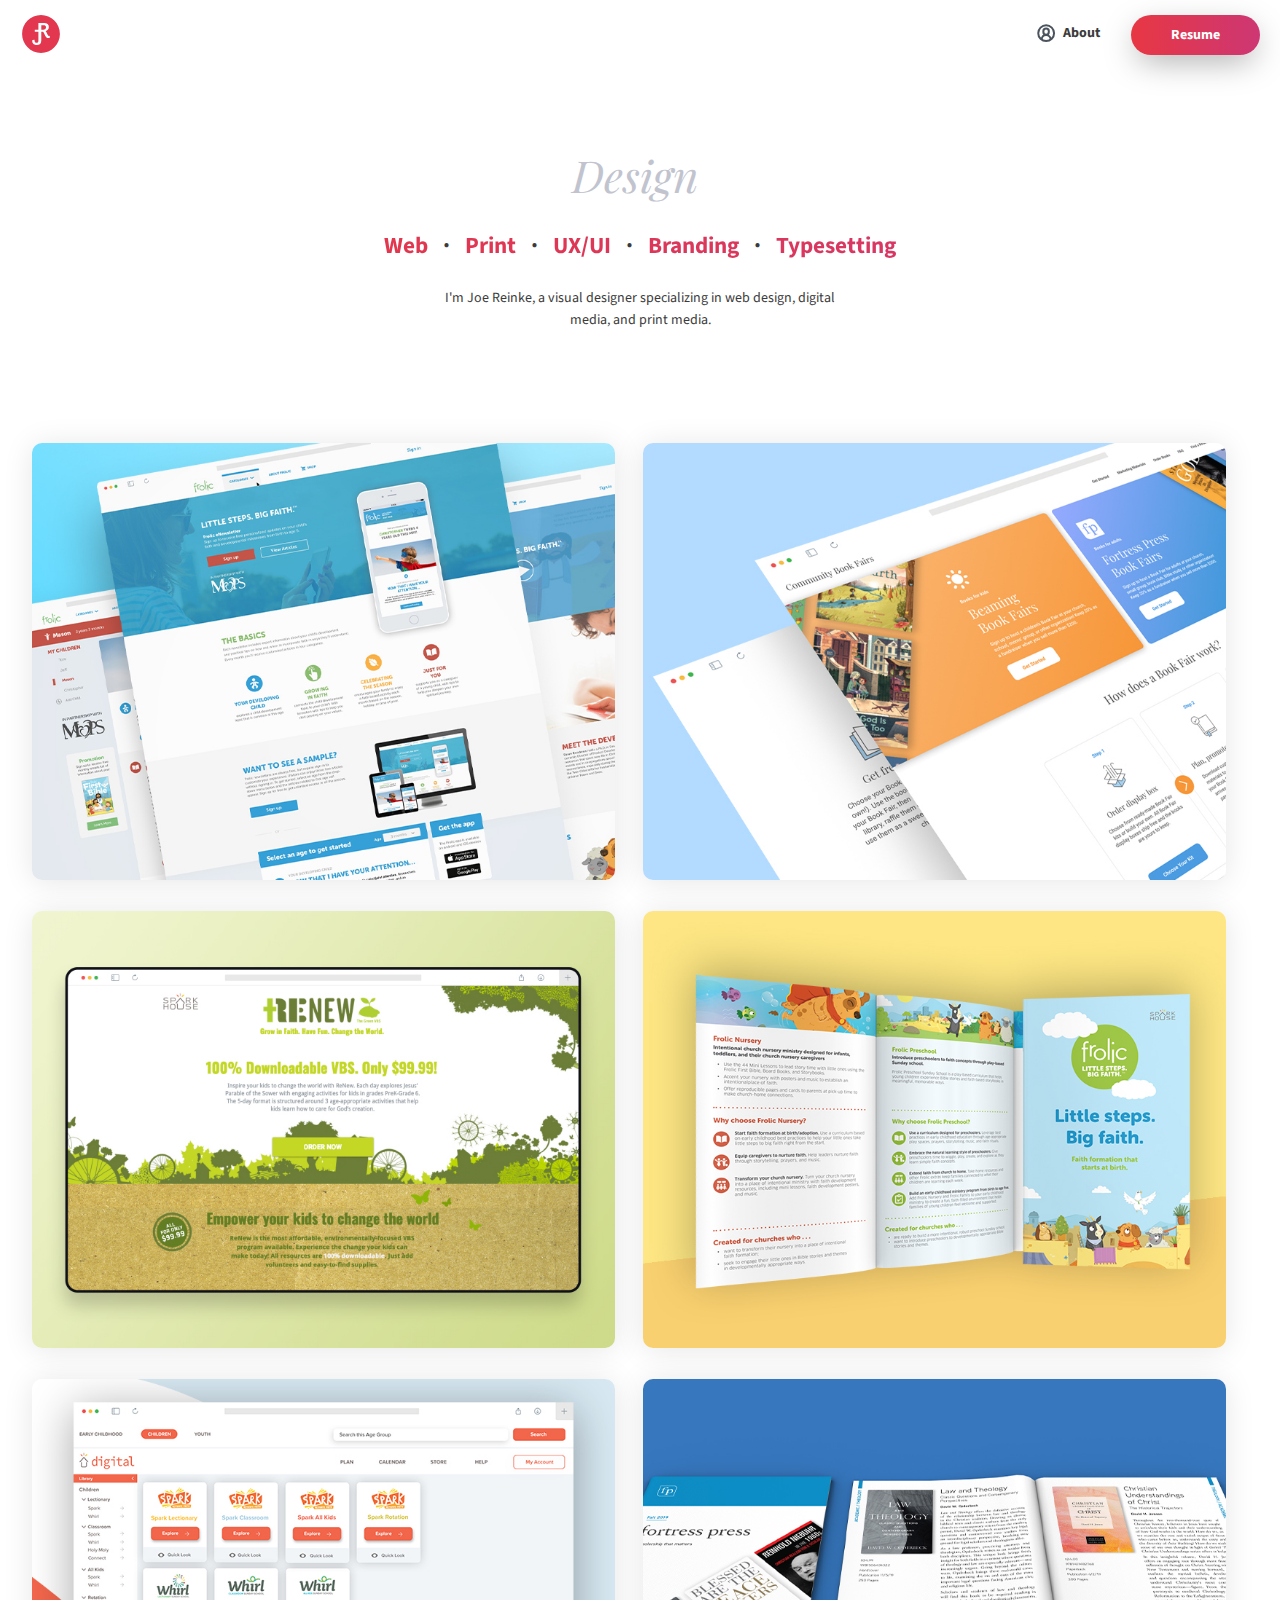
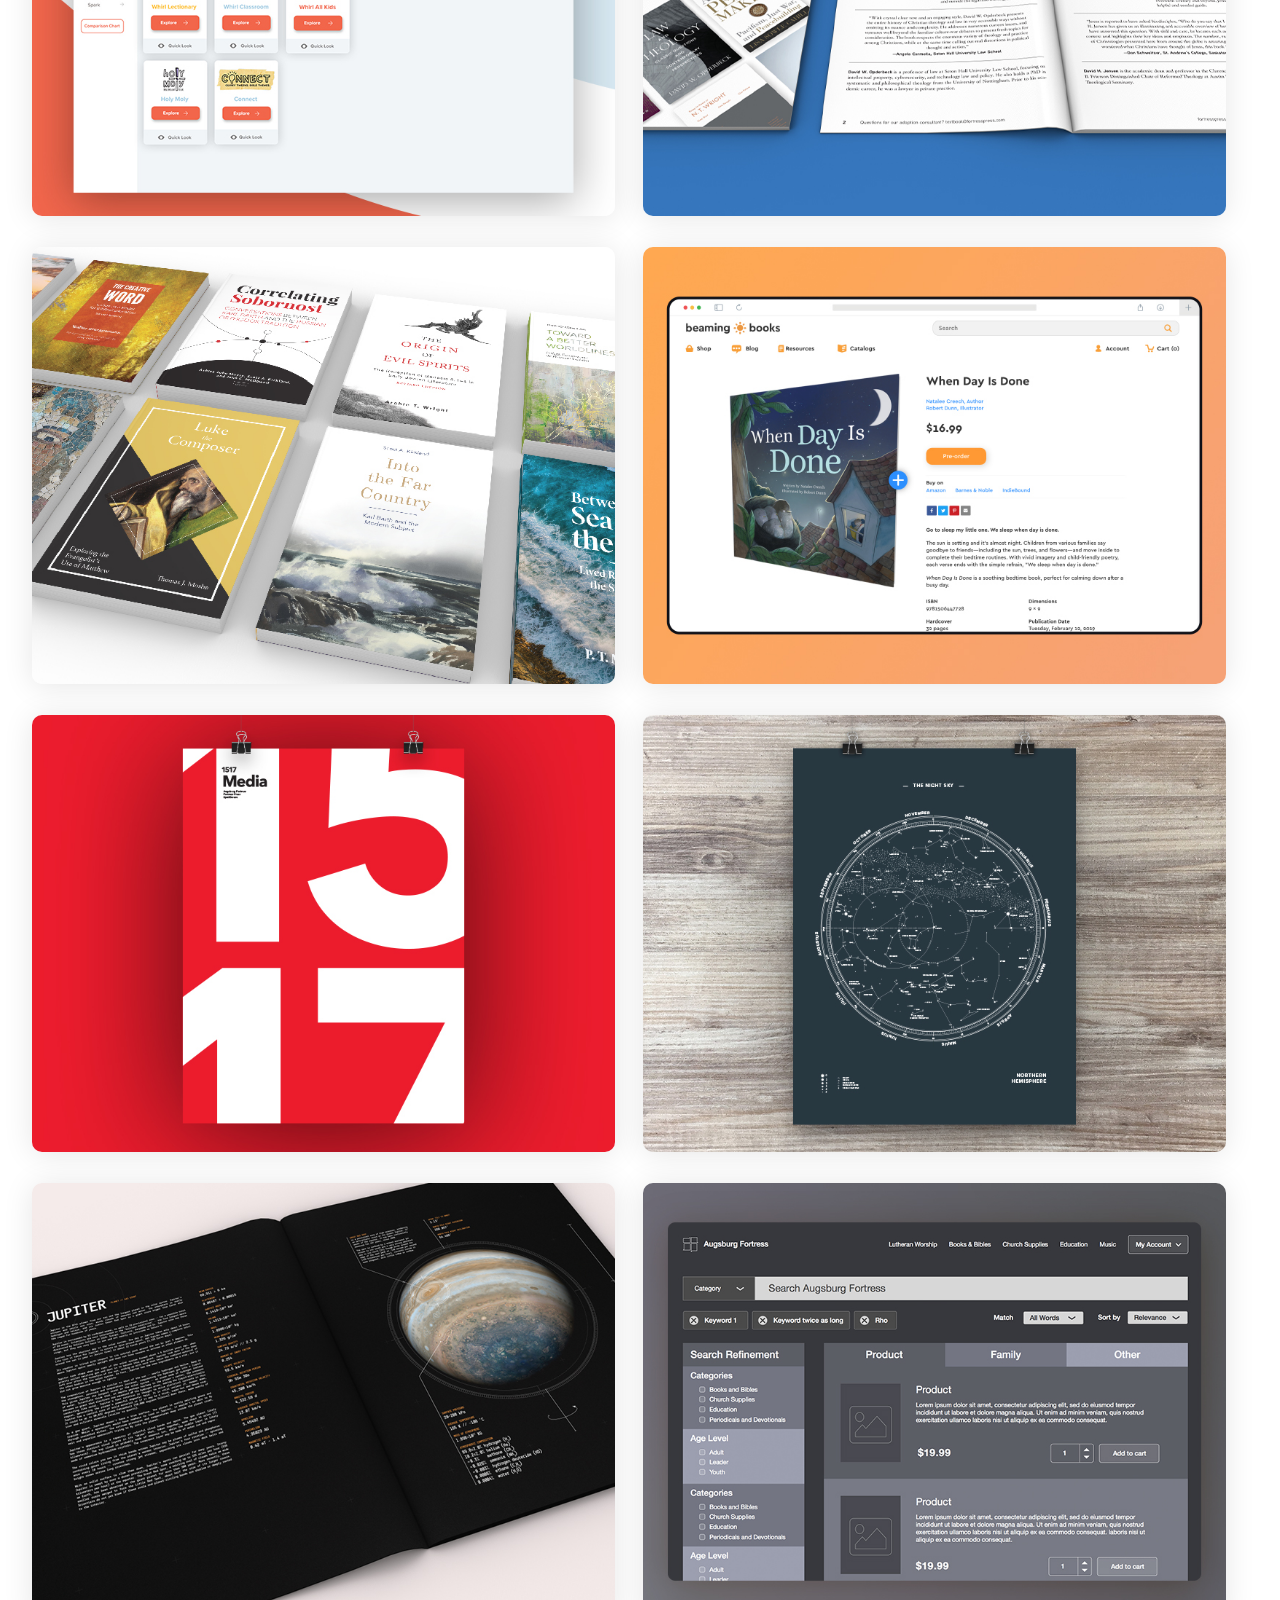
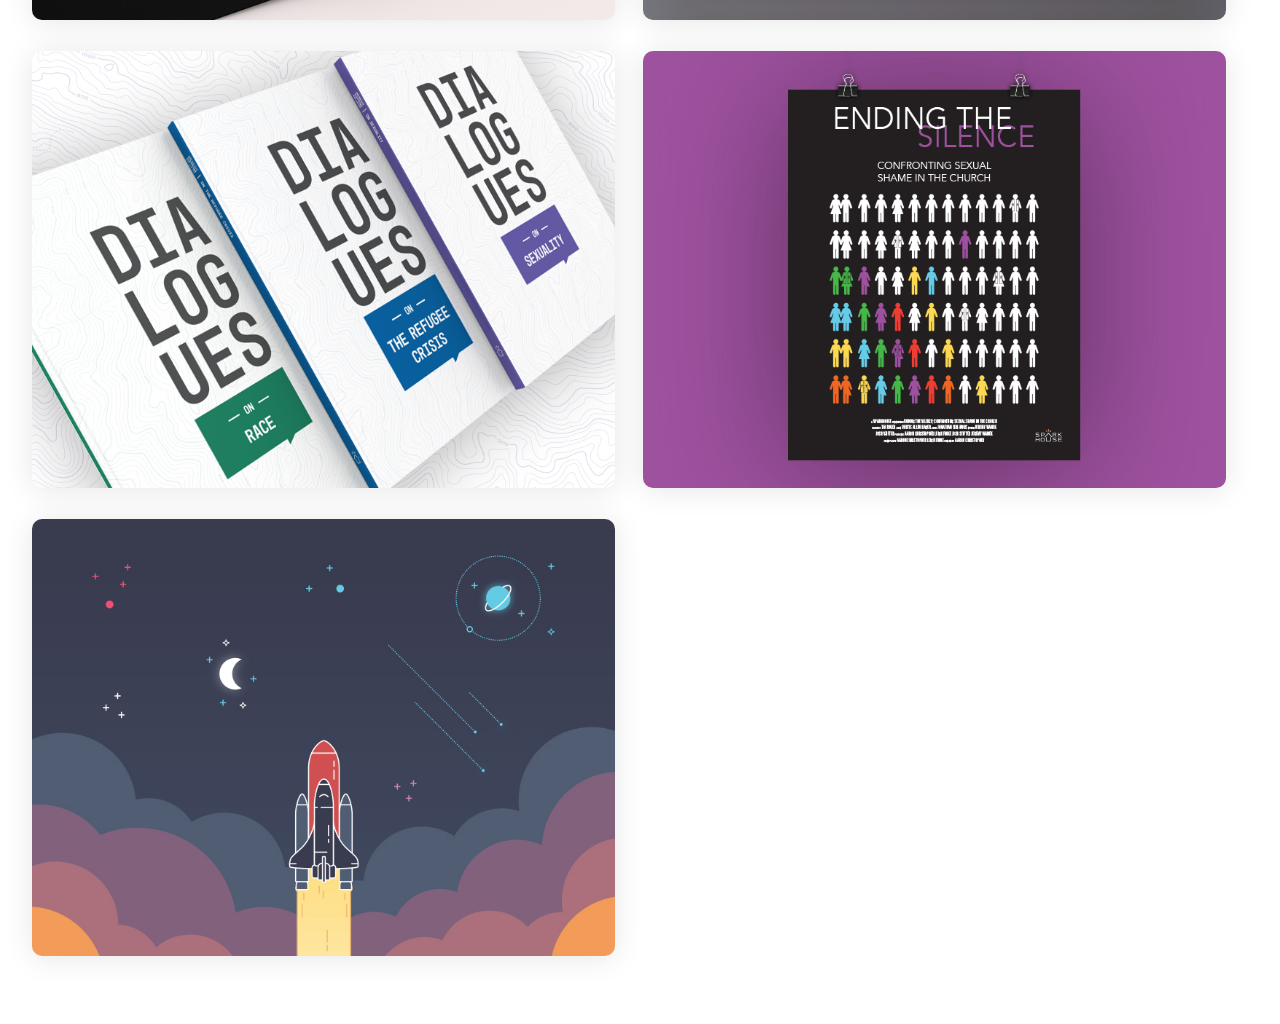
<file: index.html>
<!DOCTYPE html>
<html>
<head>
  <title>Joe Reinke Design</title>
  <meta charset="UTF-8">
  <meta name="viewport" content="width=device-width, initial-scale=1">
  <link rel="stylesheet" type="text/css" href="/css/portfolio.css">
  <link rel="icon" type="image/png" href="/img/jR.png">
  <style type="text/css">
.text--holder {
  display: none;
}
</style>
</head>
<nav>
  <a href="/"><svg version="1.1" id="Logo-Main" xmlns="http://www.w3.org/2000/svg" xmlns:xlink="http://www.w3.org/1999/xlink" x="0px" y="0px"
   viewBox="0 0 85 85" style="width: 48px;enable-background:new 0 0 85 85;" xml:space="preserve" class="logo">
<style type="text/css">
  .st0{fill:none;stroke:#FFFFFF;}
  .st1{fill-rule:evenodd;clip-rule:evenodd;fill:#e93740;fill:url('#logo-gradient');}
</style>
<title>logo</title>
<defs>
  <linearGradient id="logo-gradient"  x1="0%" y1="0%" x2="50%" y2="100%">
            <stop offset="0%" stop-color="#e93740">
                <animate attributeName="stop-color" values="#e93740;  #8e37e9; #4955d8; #37b4e9; #37e9a8; #37b4e9; #4955d8;  #8e37e9; #e93740;" dur="75s" repeatCount="indefinite"></animate>
            </stop>
            <stop offset="0%" stop-color="#e93740">
                <animate attributeName="stop-color" values="#e93740;  #8e37e9; #4955d8; #37b4e9; #37e9a8; #37b4e9; #4955d8;  #8e37e9; #e93740;" dur="75s" repeatCount="indefinite"></animate>
            </stop>

      </linearGradient>
  </defs>
<g id="Page-1">
  <g id="Portfolio-Home" transform="translate(-20.000000, -33.000000)">
    <g id="logo" transform="translate(29.000000, 42.000000)">
      <g id="Oval">
        <g>
          <circle class="st0" cx="33.5" cy="33.5" r="33.5"/>
        </g>
      </g>
      <g id="logo">
        <path id="Combined-Shape" class="st1" d="M33.5,67C15,67,0,52,0,33.5S15,0,33.5,0S67,15,67,33.5S52,67,33.5,67z M43.6,31.1
          c-0.4-0.8-1.1-1.9-1.9-2.6c2.9-0.6,5.8-3,5.8-7.2c0-4.8-3.4-7.3-8.3-7.3H28.9v11.8h-6.4v3.7h6.4v11.2v4.8c0,2.4-1,3.7-3,3.7
          c-2.6,0-4.5-2.1-3.7-5.5l-3.9,0.5C16.9,49.4,20.5,53,26,53c5.2,0,8-3.2,8-8.2v-4.1V29.5h2.3c2,0,3.1,3.5,4,5.8
          c1.6,3.7,3.1,5.5,6.3,5.5c0.9,0,2.4-0.2,2.4-0.2v-3.8c0,0-0.5,0.1-1,0.1C45.5,36.9,44.6,33.3,43.6,31.1z"/>
      </g>
      <path id="Path" class="st1" d="M34,25.8v-8h4.5c2,0,3.8,0.9,3.8,3.8c0,3.5-2.6,4.2-4.6,4.2H34z"/>
    </g>
  </g>
</g>
</svg></a>
  <div class="center--nav">
    <ul>
      <!--<li class="leftnav"><a href="/"><div class="nav--design"></div><p>Design</p></a></li>
      <li class="leftnav"><a href="/photo"><div class="nav--photo"></div><p>Photography</p></a></li>-->
      <li class="rightnav"><a href="/about"><div class="nav--about"></div><p>About</p></a></li>
    </ul>
  </div>
<a class="resume-link" href="/pdf/Resume.pdf" target="_blank">
  <div class="resume">
  <p>Resume</p>
</div></a>
</nav>



<body>
<div class="intro">
  <h2 class="serif">Design</h2>
  <h3>Web &nbsp; <span class="grey">&middot;</span> &nbsp; Print &nbsp; <span class="grey">&middot;</span> &nbsp; UX/UI &nbsp; <span class="grey">&middot;</span> &nbsp; Branding &nbsp; <span class="grey">&middot;</span> &nbsp; Typesetting</h3>
  <p style="max-width: 400px; margin: 0 auto 50px auto;">I'm Joe Reinke, a visual designer specializing in web design, digital media, and print media.</p>
  <!--<div class="button"><p>Explore my work<p></div>-->
</div>


<div class="work--ctn">

  <div class="work">
  <img src="/img/Frolic_Newsletter.jpg" />
  <div class="text--holder">
    <h4 style="margin: 5px;">Frolic Electronic Newsletter Website Design</h4>
  </div>
  </div>


  <div class="work">
  <img src="/img/CBF.jpg" />
  <div class="text--holder">
    <h4 style="margin: 5px;">Community Book Fairs Website Design (discontinued)</h4>
  </div>
  </div>

  <div class="work">
  <img src="/img/Renew.jpg" />
  <div class="text--holder">
    <h4 style="margin: 5px;">Renew Landing Page Design</h4>
  </div>
  </div>

  <div class="work">
  <img src="/img/frolic-mailer.jpg" />
  <div class="text--holder">
    <h4 style="margin: 5px;">Frolic Trifold Brochure Design</h4>
  </div>
  </div>


  <div class="work">
    <img src="/img/SHD.jpg" />
    <div class="text--holder">
      <h4 style="margin: 5px;">Sparkhouse Digital Website Design</h4>
    </div>
  </div>

  <div class="work">
    <img src="/img/catalogs.jpg" />
    <div class="text--holder">
      <h4 style="margin: 5px;">Fortress Press Seasonal Catalog Design and Typesetting</h4>
    </div>
  </div>

  <div class="work">
  <img src="/img/bookcovers.jpg" />
  <div class="text--holder">
    <h4 style="margin: 5px;">Fortress Press Trade and Academic Book Cover Designs</h4>
  </div>
  </div>

  <div class="work">
  <img src="/img/bb.jpg" />
  <div class="text--holder">
    <h4 style="margin: 5px;">Beaming Books Website Design</h4>
  </div>
  </div>

  <div class="work">
  <img src="/img/1517_Poster.jpg" />
  <div class="text--holder">
    <h4 style="margin: 5px;">1517 Media Brand Posters</h4>
  </div>
  </div>

  <div class="work">
  <img src="/img/Star_chart.jpg" />
  <div class="text--holder">
    <h4 style="margin: 5px;">High Fidelity Star Chart Design</h4>
  </div>
  </div>

  <div class="work">
  <img src="/img/Astra.jpg" />
  <div class="text--holder">
    <h4 style="margin: 5px;">A Guide to the Solar System Book Design</h4>
  </div>
  </div>

  <div class="work">
  <img src="/img/afwires--preview.jpg" />
  <div class="text--holder">
    <h4 style="margin: 5px;">Augsburg Fortress E-Commerce Website Wireframes</h4>
  </div>
  </div>

  <div class="work">
  <img src="/img/Dialogues.jpg" />
  <div class="text--holder">
    <h4 style="margin: 5px;">Dialogues On Curriculum Design and Typesetting</h4>
  </div>
  </div>

  <div class="work">
  <img src="/img/Poster1.jpg" />
  <div class="text--holder">
    <h4 style="margin: 5px;">Ending the Silence Movie Poster</h4>
  </div>
  </div>

  <div class="work">
  <img src="/img/spaceship.jpg" />
  <div class="text--holder">
    <h4 style="margin: 5px;">Vector Artwork</h4>
  </div>
  </div>


  </div>


</body>
</html>
</file>
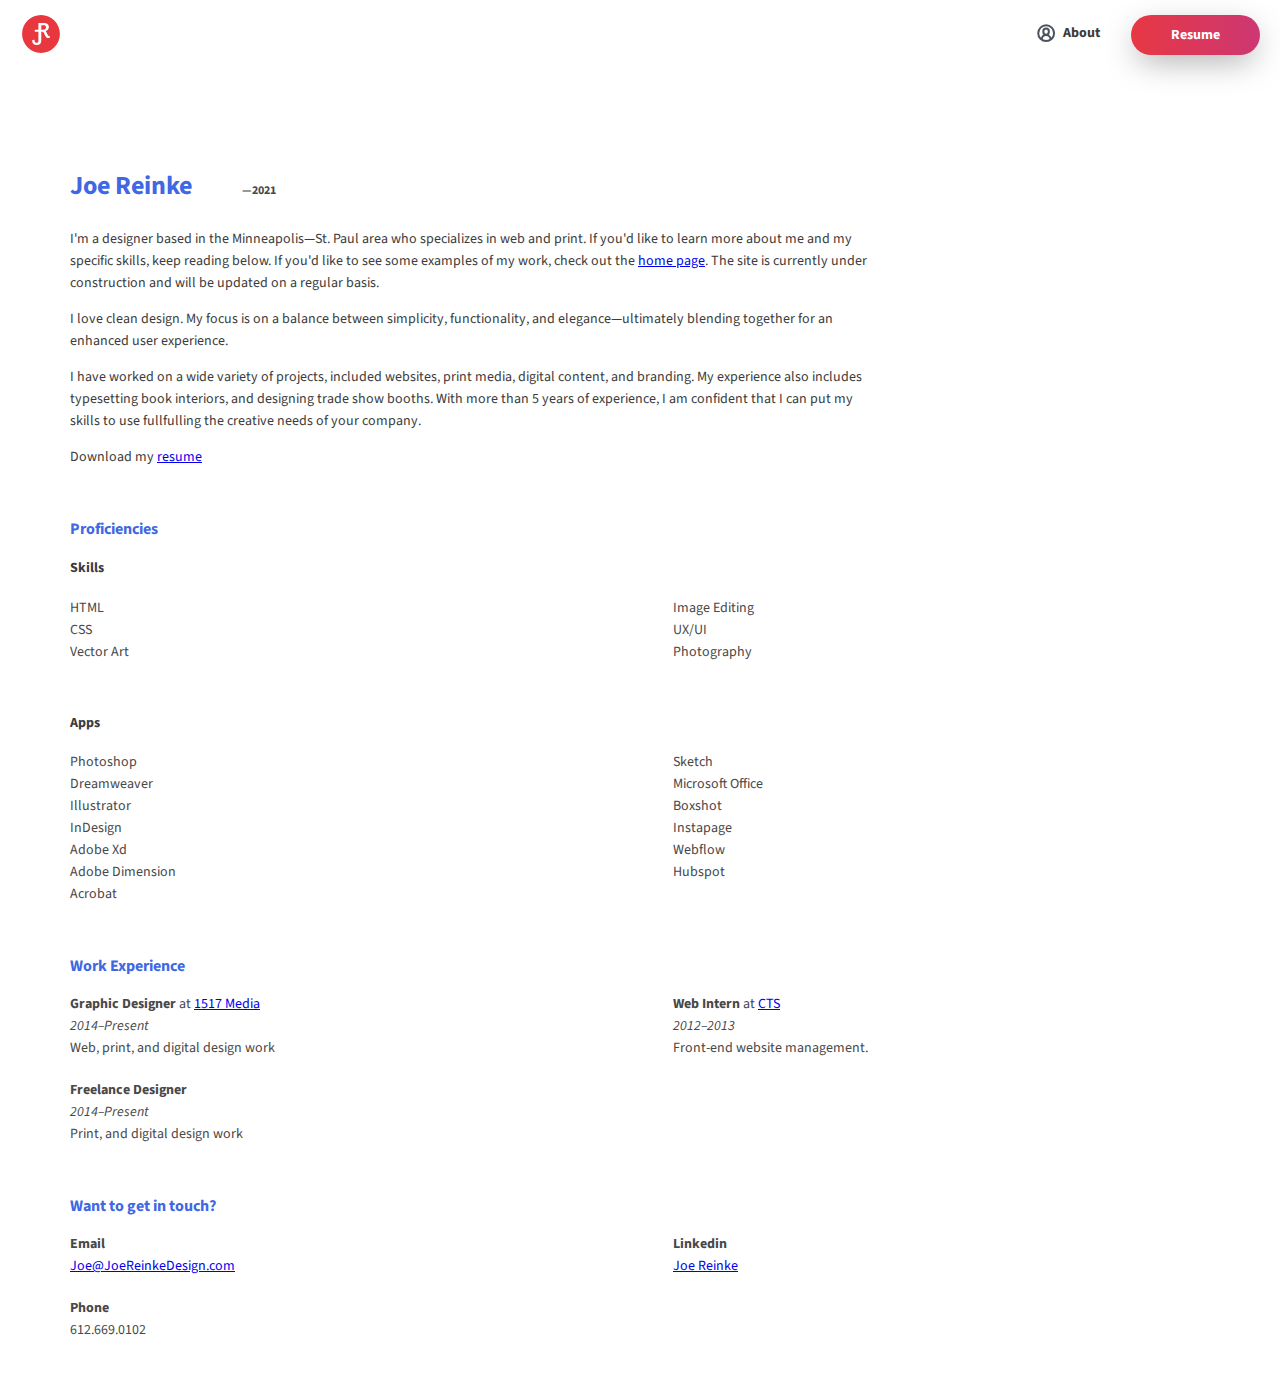
<file: about/index.html>
<!doctype html>
<head>
  <title>Joe Reinke Design</title>
  <meta charset="UTF-8">
  <link rel="stylesheet" type="text/css" href="/css/portfolio.css">

  <link rel="icon" type="image/png" href="/img/jR.png">
</head>
<nav>
  <a href="/"><svg version="1.1" id="Logo-Main" xmlns="http://www.w3.org/2000/svg" xmlns:xlink="http://www.w3.org/1999/xlink" x="0px" y="0px"
   viewBox="0 0 85 85" style="enable-background:new 0 0 85 85;" xml:space="preserve" class="logo">
<style type="text/css">
  .st0{fill:none;stroke:#FFFFFF;}
  .st1{fill-rule:evenodd;clip-rule:evenodd;fill:#e93740;}
</style>
<title>logo</title>
<defs>
  <linearGradient id="logo-gradient"  x1="0%" y1="0%" x2="50%" y2="100%">
            <stop offset="0%" stop-color="#37E9A8">
                <animate attributeName="stop-color" values="#37E9A8;  #4955D8; #e8565d; #4955D8; #37e9a8; #4955D8;  #37E9A8" dur="45s" repeatCount="indefinite"></animate>
            </stop>

            <stop offset="100%" stop-color="#37B4E9">
                <animate attributeName="stop-color" values="#37B4E9;  #8E37E9; #f6c149; #8E37E9;#37b4e9; #8E37E9;  #37B4E9" dur="45s" repeatCount="indefinite"></animate>
            </stop>
      </linearGradient>
  </defs>
<g id="Page-1">
  <g id="Portfolio-Home" transform="translate(-20.000000, -33.000000)">
    <g id="logo" transform="translate(29.000000, 42.000000)">
      <g id="Oval">
        <g>
          <circle class="st0" cx="33.5" cy="33.5" r="33.5"/>
        </g>
      </g>
      <g id="logo">
        <path id="Combined-Shape" class="st1" d="M33.5,67C15,67,0,52,0,33.5S15,0,33.5,0S67,15,67,33.5S52,67,33.5,67z M43.6,31.1
          c-0.4-0.8-1.1-1.9-1.9-2.6c2.9-0.6,5.8-3,5.8-7.2c0-4.8-3.4-7.3-8.3-7.3H28.9v11.8h-6.4v3.7h6.4v11.2v4.8c0,2.4-1,3.7-3,3.7
          c-2.6,0-4.5-2.1-3.7-5.5l-3.9,0.5C16.9,49.4,20.5,53,26,53c5.2,0,8-3.2,8-8.2v-4.1V29.5h2.3c2,0,3.1,3.5,4,5.8
          c1.6,3.7,3.1,5.5,6.3,5.5c0.9,0,2.4-0.2,2.4-0.2v-3.8c0,0-0.5,0.1-1,0.1C45.5,36.9,44.6,33.3,43.6,31.1z"/>
      </g>
      <path id="Path" class="st1" d="M34,25.8v-8h4.5c2,0,3.8,0.9,3.8,3.8c0,3.5-2.6,4.2-4.6,4.2H34z"/>
    </g>
  </g>
</g>
</svg></a>

  <div class="center--nav">
    <ul>
      <!--<li class="leftnav"><a href="/"><div class="nav--design"></div><p>Design</p></a></li>
      <li class="leftnav"><a href="/photo"><div class="nav--photo"></div><p>Photography</p></a></li>-->
      <li class="rightnav"><a href="/about"><div class="nav--about"></div><p>About</p></a></li>
    </ul>
  </div>



<a class="resume-link" href="/pdf/Resume.pdf" target="_blank">
  <div class="resume">
  <p>Resume</p>
</div></a>

</nav>

<body>

  <div class="work--ctn">

  <div class="text--body">
    <h2 style="display: inline-block; font-size: 26px;">Joe Reinke</h2><p class="top--text--last">&mdash;2021</p>
    <!--<h2>Joe&rsquo;s</h2>-->
    <!--<h1>Design / <br />Portfolio</h1>-->
    <p style="max-width: 800px;">I'm a designer based in the Minneapolis&mdash;St. Paul area who specializes in web and print.  If you'd like to learn more about me and my specific skills, keep reading below.  If you'd like to see some examples of my work, check out the <a href="/">home page</a>. The site is currently under construction and will be updated on a regular basis.</p>
    <p style="max-width: 800px;">I love clean design. My focus is on a balance between simplicity, functionality, and elegance—ultimately blending together for an enhanced user experience.</p>

    <p style="max-width: 800px;">I have worked on a wide variety of projects, included websites, print media, digital content, and branding. My experience also includes typesetting book interiors, and designing trade show booths.  With more than 5 years of experience, I am confident that I can put my skills to use fullfulling the creative needs of your company.</p>
      <p style="margin-bottom: 50px; max-width: 800px;">Download my <a href="/pdf/Resume.pdf" target="_blank">resume</a></p>

    <h3>Proficiencies</h3>
    <h4>Skills</h4>
    <ul>
      <li>HTML</li>
      <li>CSS</li>
      <li>Vector Art</li>
      <li>Image Editing</li>
      <li>UX/UI</li>
      <li>Photography</li>
    </ul>

    <h4>Apps</h4>
    <ul>
      <li>Photoshop</li>
      <li>Dreamweaver</li>
      <li>Illustrator</li>
      <li>InDesign</li>
      <li>Adobe Xd</li>
      <li>Adobe Dimension</li>
      <li>Acrobat</li>
      <li>Sketch</li>
      <li>Microsoft Office</li>
      <li>Boxshot</li>
      <li>Instapage</li>
      <li>Webflow</li>
      <li>Hubspot</li>
    </ul>

    <h3>Work Experience</h3>
    <ul>
      <li style="margin-bottom: 20px;"><span class="bold" style="margin-bottom: 10px">Graphic Designer</span> at <a href="https://1517.media" target="_blank" title="1517 Media">1517 Media</a> <br /><span class="italic">2014&ndash;Present</span><br />
        Web, print, and digital design work
      </li>

      <li style="margin-bottom: 20px;"><span class="bold" style="margin-bottom: 10px">Freelance Designer</span> <br /><span class="italic">2014&ndash;Present</span><br />
        Print, and digital design work
      </li>

      <li style="margin-bottom: 20px;"><span class="bold" style="margin-bottom: 10px">Web Intern</span> at <a href="http://www.cts.umn.edu/" target="_blank" title="Center for transportation Studies">CTS</a><br /><span class="italic">2012&ndash;2013</span><br />
        Front-end website management.
      </li>
    </ul>

    <h3 id="contact" >Want to get in touch?</h3>
    <ul>
      <li style="margin-bottom:20px;"><span class="bold">Email</span><br /><a href="mailto:Joe@JoeReinkeDesign.com">Joe@JoeReinkeDesign.com</a></li>
      <li style="margin-bottom:20px;"><span class="bold">Phone</span><br />612.669.0102</li>
      <li style="margin-bottom:20px;"><span class="bold">Linkedin</span><br /><a href="https://www.linkedin.com/in/joe-reinke-58792541/" target="_blank">Joe Reinke</a></li>
    </ul>

    <!--<div class="app--ctn">
      <div><div class="app app--ps">Ps</div><p class="app--list">Photoshop</p></div>
      <div><div class="app app--dw">Dw</div><p class="app--list">Dreamweaver</p></div>
    </div>
    <div class="app--ctn">
      <div><div class="app app--ai">Ai</div><p class="app--list">Illustrator</p></div>
      <div><div class="app app--id" style="margin-bottom 0;">Id</div><p class="app--list">InDesign</p></div>
    </div>
    <div class="app--ctn">
      <div><div class="sketch"></div><p class="app--list">Sketch</p></div>
      <div><div class="msw"></div><p class="app--list">Microsoft Word</p></div>
    </div>
    <div class="app--ctn">
      <div><div class="msp"></div><p class="app--list">Microsoft PowerPoint</p></div>
      <div><div class="msx"></div><p class="app--list">Microsoft Excel</p></div>
    </div>-->
  </div>
</div>

</body>
</file>
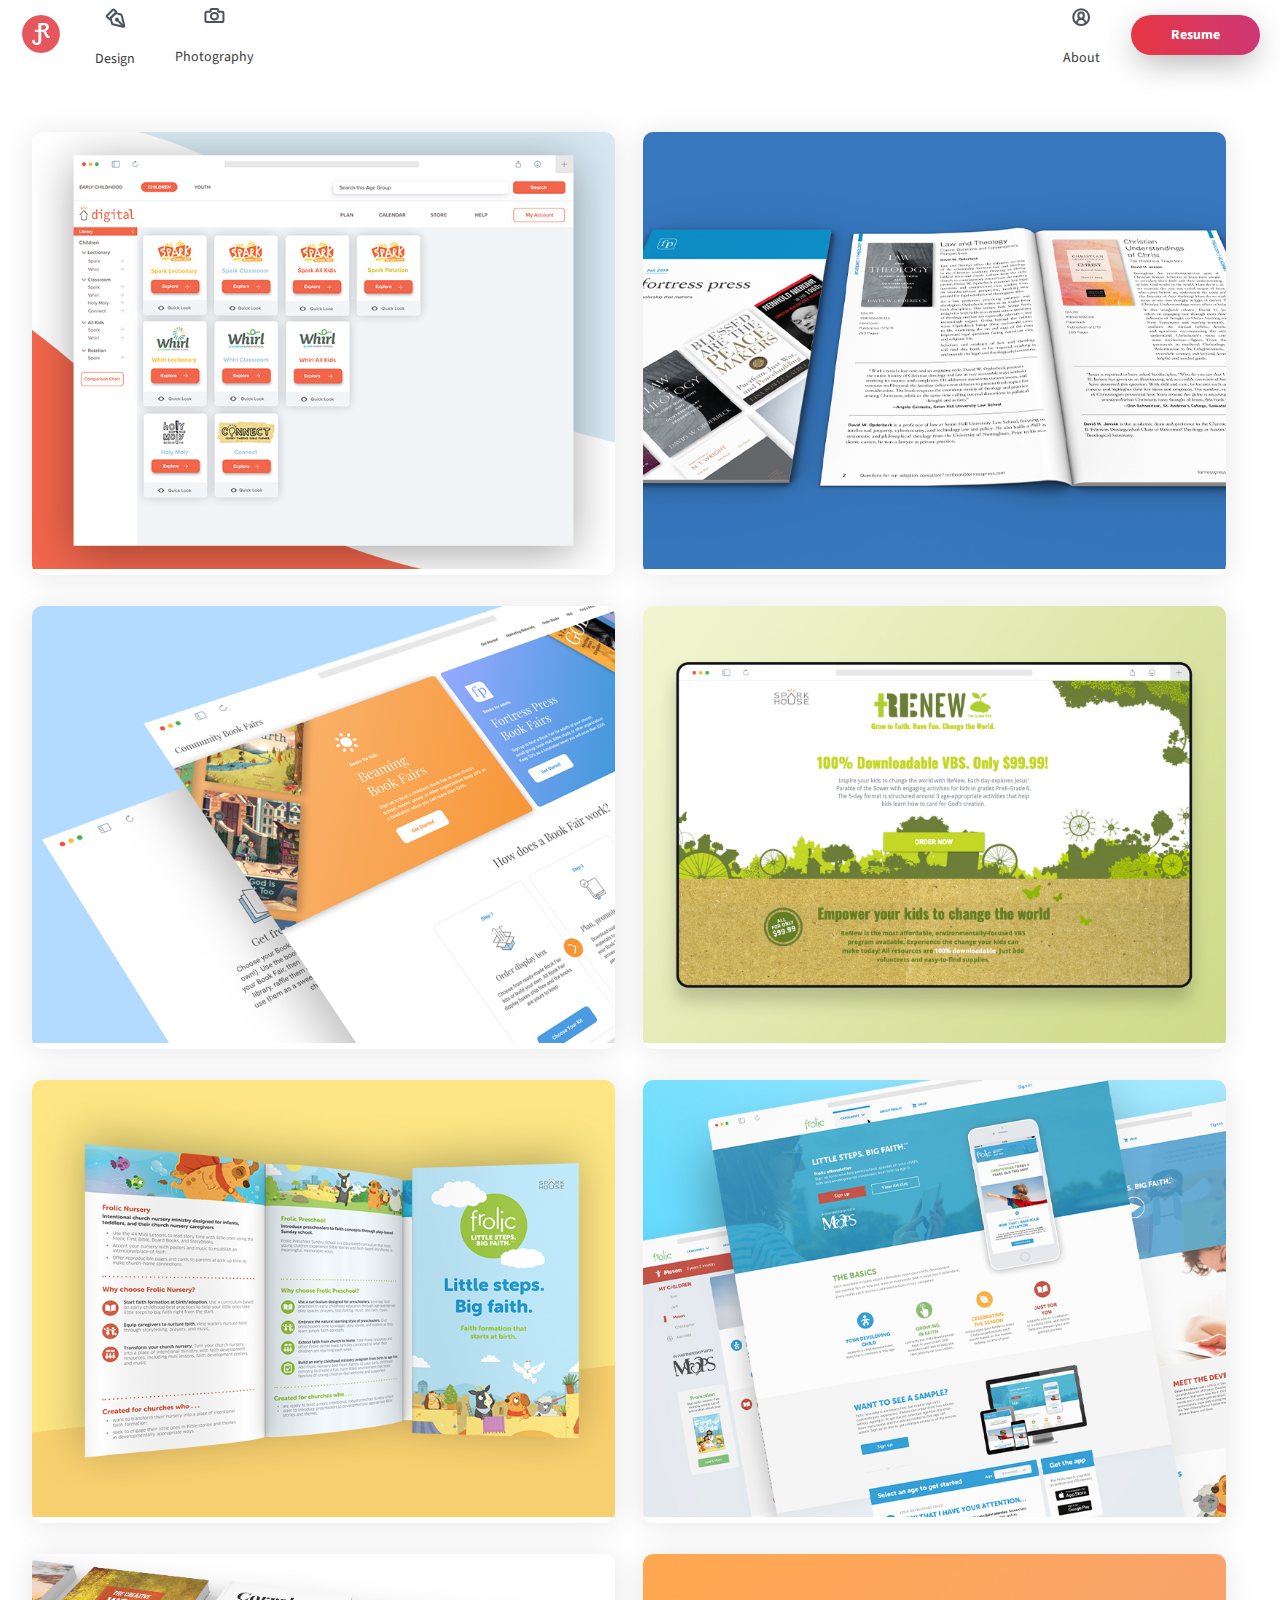
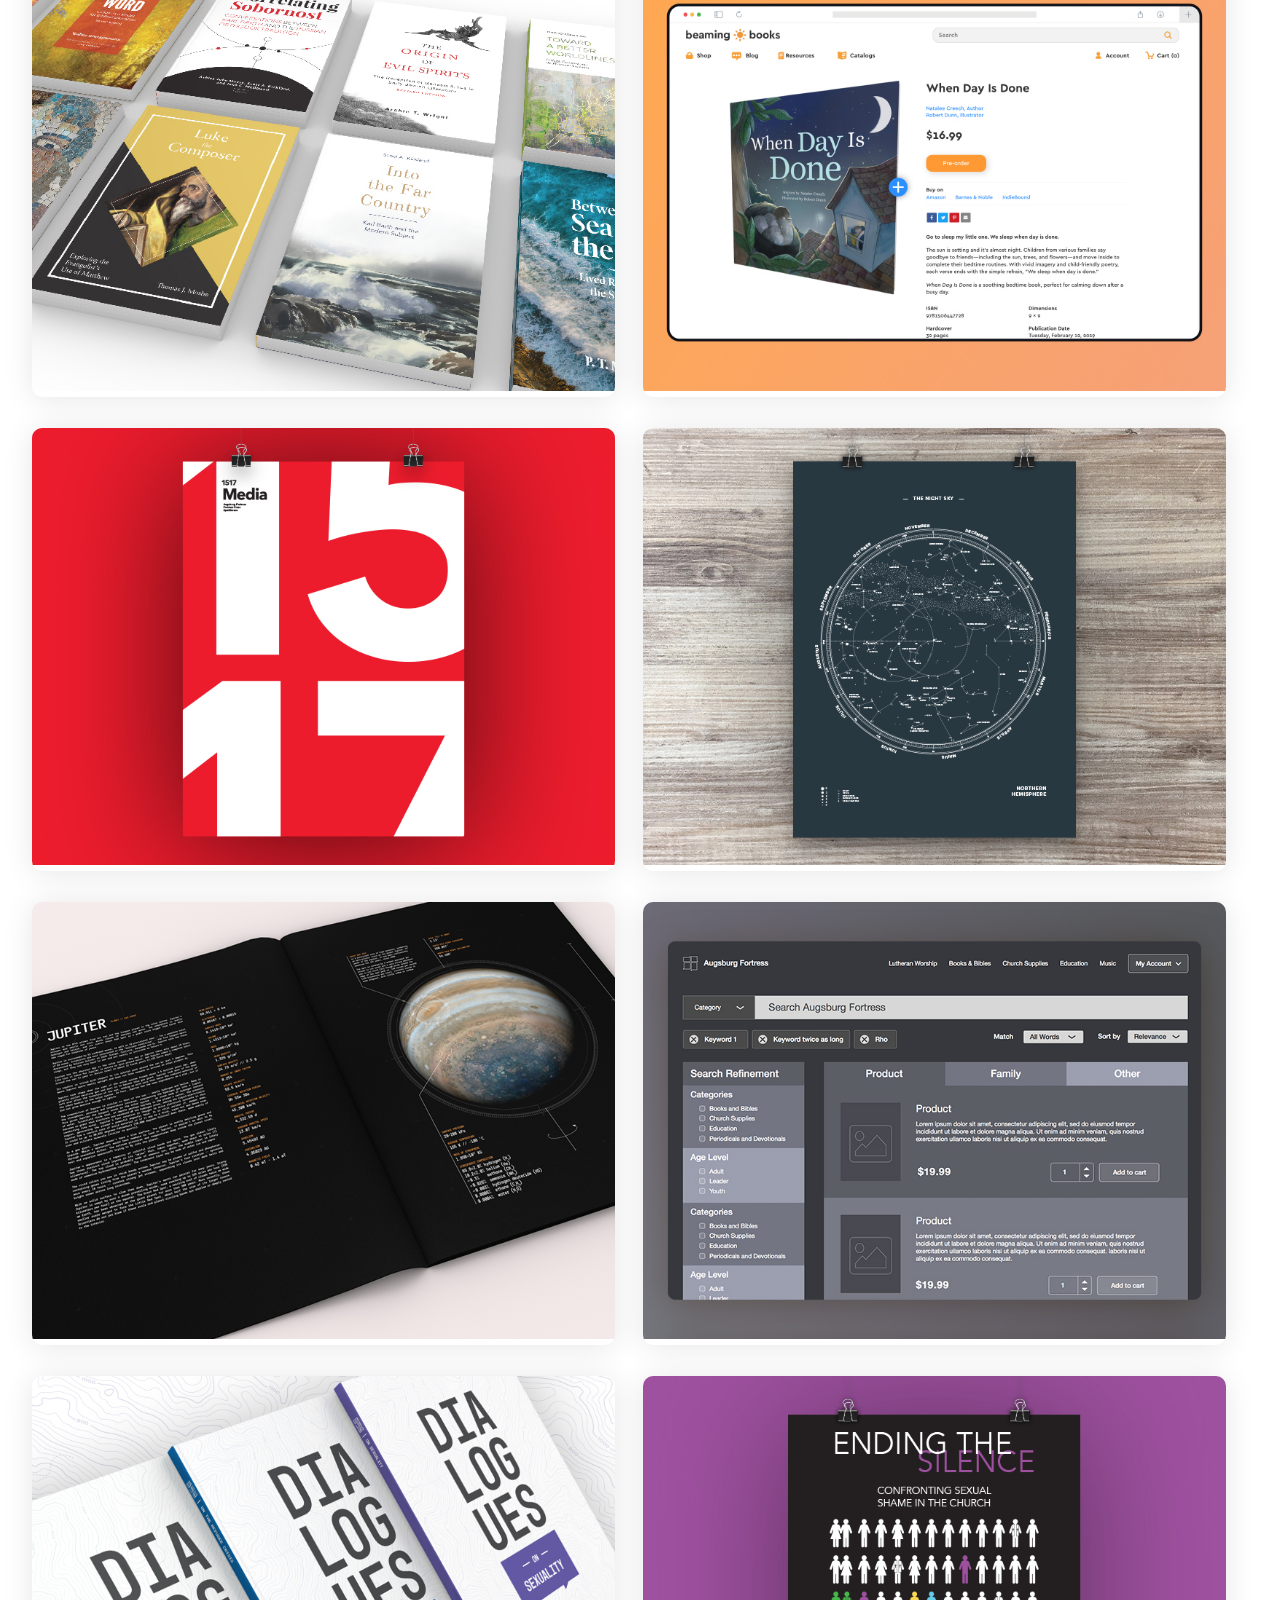
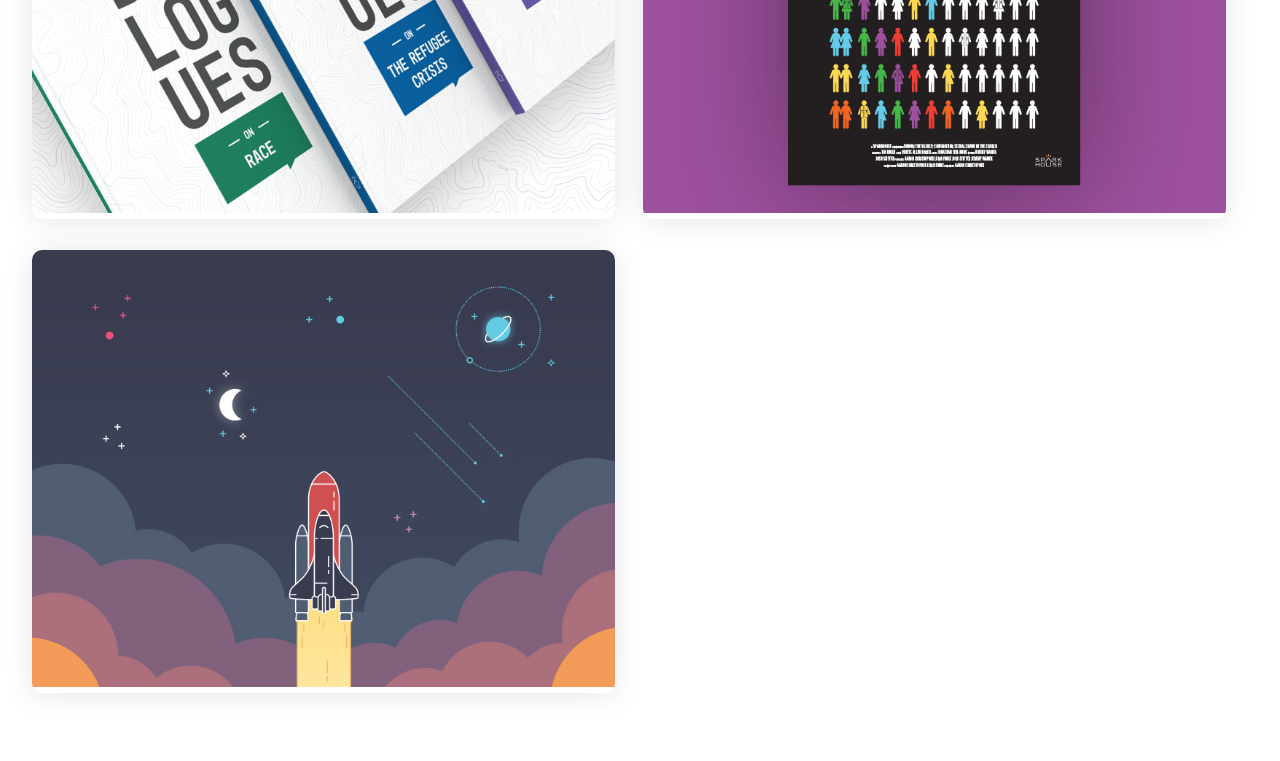
<file: web/index.html>
<!DOCTYPE html>
<html>
<head>
  <title>Joe Reinke Design</title>
  <meta charset="UTF-8">
  <meta name="viewport" content="width=device-width, initial-scale=1">
  <link rel="stylesheet" type="text/css" href="/css/portfolio-old.css">
  <link rel="icon" type="image/png" href="/img/jR.png">
  <style type="text/css">
.text--holder {
  display: none;
}
</style>
</head>
<nav>
  <svg version="1.1" id="Logo-Main" xmlns="http://www.w3.org/2000/svg" xmlns:xlink="http://www.w3.org/1999/xlink" x="0px" y="0px"
  	 viewBox="0 0 85 85" style="enable-background:new 0 0 85 85;" xml:space="preserve" class="logo">
  <style type="text/css">
  	.st0{fill:none;stroke:#FFFFFF;}
  	.st1{fill-rule:evenodd;clip-rule:evenodd;fill:#e8565d;}
  </style>
  <title>logo</title>
  <defs>
    <linearGradient id="logo-gradient"  x1="0%" y1="0%" x2="50%" y2="100%">
              <stop offset="0%" stop-color="#37E9A8">
                  <animate attributeName="stop-color" values="#37E9A8; #4955D8; #F6C149; #4955D8; #37E9A8" dur="30s" repeatCount="indefinite"></animate>
              </stop>

              <stop offset="100%" stop-color="#37B4E9">
                  <animate attributeName="stop-color" values="#37B4E9; #8E37E9; #E93740; #8E37E9; #37B4E9" dur="30s" repeatCount="indefinite"></animate>
              </stop>
        </linearGradient>
    </defs>
  <g id="Page-1">
  	<g id="Portfolio-Home" transform="translate(-20.000000, -33.000000)">
  		<g id="logo" transform="translate(29.000000, 42.000000)">
  			<g id="Oval">
  				<g>
  					<circle class="st0" cx="33.5" cy="33.5" r="33.5"/>
  				</g>
  			</g>
  			<g id="logo">
  				<path id="Combined-Shape" class="st1" d="M33.5,67C15,67,0,52,0,33.5S15,0,33.5,0S67,15,67,33.5S52,67,33.5,67z M43.6,31.1
  					c-0.4-0.8-1.1-1.9-1.9-2.6c2.9-0.6,5.8-3,5.8-7.2c0-4.8-3.4-7.3-8.3-7.3H28.9v11.8h-6.4v3.7h6.4v11.2v4.8c0,2.4-1,3.7-3,3.7
  					c-2.6,0-4.5-2.1-3.7-5.5l-3.9,0.5C16.9,49.4,20.5,53,26,53c5.2,0,8-3.2,8-8.2v-4.1V29.5h2.3c2,0,3.1,3.5,4,5.8
  					c1.6,3.7,3.1,5.5,6.3,5.5c0.9,0,2.4-0.2,2.4-0.2v-3.8c0,0-0.5,0.1-1,0.1C45.5,36.9,44.6,33.3,43.6,31.1z"/>
  			</g>
  			<path id="Path" class="st1" d="M34,25.8v-8h4.5c2,0,3.8,0.9,3.8,3.8c0,3.5-2.6,4.2-4.6,4.2H34z"/>
  		</g>
  	</g>
  </g>
  </svg>

  <div class="center--nav">
    <ul>
      <li class="leftnav"><div class="nav--design"></div><p>Design</p></li>
      <li class="leftnav"><div class="nav--photo"></div><p>Photography</p></li>
      <li class="rightnav"><div class="nav--about"></div><p>About</p></li>
    </ul>
  </div>



<a class="resume-link" href="/pdf/Resume.pdf" target="_blank">
  <div class="resume">
  <p>Resume</p>
</div></a>

</nav>
<body>

  <div class="work--ctn">
  <div class="work">
    <img src="/img/SHD.jpg" />
    <div class="text--holder">
      <h4 style="margin: 5px;">Sparkhouse Digital Website Design</h4>
    </div>
  </div>

  <div class="work">
    <img src="/img/catalogs.jpg" />
    <div class="text--holder">
      <h4 style="margin: 5px;">Fortress Press Seasonal Catalog Design and Typesetting</h4>
    </div>
  </div>

  <div class="work">
  <img src="/img/CBF.jpg" />
  <div class="text--holder">
    <h4 style="margin: 5px;">Community Book Fairs Website Design (discontinued)</h4>
  </div>
  </div>

  <div class="work">
  <img src="/img/Renew.jpg" />
  <div class="text--holder">
    <h4 style="margin: 5px;">Renew Landing Page Design</h4>
  </div>
  </div>

  <div class="work">
  <img src="/img/frolic-mailer.jpg" />
  <div class="text--holder">
    <h4 style="margin: 5px;">Frolic Trifold Brochure Design</h4>
  </div>
  </div>

  <div class="work">
  <img src="/img/Frolic_Newsletter.jpg" />
  <div class="text--holder">
    <h4 style="margin: 5px;">Frolic Electronic Newsletter Website Design</h4>
  </div>
  </div>

  <div class="work">
  <img src="/img/bookcovers.jpg" />
  <div class="text--holder">
    <h4 style="margin: 5px;">Fortress Press Trade and Academic Book Cover Designs</h4>
  </div>
  </div>

  <div class="work">
  <img src="/img/bb.jpg" />
  <div class="text--holder">
    <h4 style="margin: 5px;">Beaming Books Website Design</h4>
  </div>
  </div>

  <div class="work">
  <img src="/img/1517_Poster.jpg" />
  <div class="text--holder">
    <h4 style="margin: 5px;">1517 Media Brand Posters</h4>
  </div>
  </div>

  <div class="work">
  <img src="/img/Star_chart.jpg" />
  <div class="text--holder">
    <h4 style="margin: 5px;">High Fidelity Star Chart Design</h4>
  </div>
  </div>

  <div class="work">
  <img src="/img/Astra.jpg" />
  <div class="text--holder">
    <h4 style="margin: 5px;">A Guide to the Solar System Book Design</h4>
  </div>
  </div>

  <div class="work">
  <img src="/img/afwires--preview.jpg" />
  <div class="text--holder">
    <h4 style="margin: 5px;">Augsburg Fortress E-Commerce Website Wireframes</h4>
  </div>
  </div>

  <div class="work">
  <img src="/img/Dialogues.jpg" />
  <div class="text--holder">
    <h4 style="margin: 5px;">Dialogues On Curriculum Design and Typesetting</h4>
  </div>
  </div>

  <div class="work">
  <img src="/img/Poster1.jpg" />
  <div class="text--holder">
    <h4 style="margin: 5px;">Ending the Silence Movie Poster</h4>
  </div>
  </div>

  <div class="work">
  <img src="/img/spaceship.jpg" />
  <div class="text--holder">
    <h4 style="margin: 5px;">Vector Artwork</h4>
  </div>
  </div>


  </div>


</body>
</html>
</file>
<file: css/portfolio.css>
@charset "UTF-8";
/* CSS Document */

@import url('https://fonts.googleapis.com/css?family=Source+Sans+Pro:200,200i,400,400i,600,600i,700,700i');
@import url('https://fonts.googleapis.com/css?family=Playfair+Display:400,400i,700,700i&display=swap');


/*  ------------------------Colors--------------------
Pink: #ec33e5
Yellow: #f6c149
Red: #e93740
Lighter Red: #e8565d
Purple: #8e37e9
Blue: #4955d8
Light Blue: #37b4e9
Green: #37e9a8
*/

/*background: linear-gradient(269deg, #f6c149, #e93740, #8e37e9, #4955d8, #37b4e9, #37e9a8);*/

* {
	font-family: 'Source Sans Pro', sans-serif;
	box-sizing: border-box;
	font-weight: normal;
	font-style: normal;
	-webkit-font-smoothing: subpixel-antialiased;
	-moz-osx-font-smoothing: grayscale;
}

body {
	margin: 0;
	/*background-color: #f4f4f6;*/
}

h1 {
	font-weight: 700;
	font-size: 72px;
	margin-top: 0;
	color: #4068E4;
}

h2 {
	font-weight: 700;
	font-size: 16px;
	color: #4068E4;
	margin-bottom: 0px;
}

h3 {
	font-weight: 700;
	font-size: 16px;
	color: #4068E4;
}

h4 {
	font-weight: 700;
	font-size: 14px;
	color: #3b3b3b;
}

p {
	font-weight: 400;
	font-size: 14px;
	line-height: 22px;
	color: #3b3b3b;
}



/*-------------------------------------------Nav-----------------------------------*/

nav {
	text-align: center;
}


.logo {
  position: absolute;
  left: 10px;
  top: 10px;
	width: 48px;
	cursor: pointer;
	left: 17px;
	display: inline-block;
}

.center--nav {
	height: 70px;
	background-color: #FFFFFF;
}

.nav--design {
	content: url(/svg/nav/design.svg);
	display: inline-block;
}

.nav--photo {
	content: url(/svg/nav/photo.svg);
	display: inline-block;
	margin-bottom: 3px;
}

.nav--about {
	content: url(/svg/nav/about.svg);
	display: inline-block;
}

.center--nav > ul > li > a > p {
	cursor: pointer;
}

.center--nav > ul > li > a > p {
	display: inline-block;
	vertical-align: middle;
	font-weight: 700;
	margin-left: 7px;
	padding-bottom: 12px;
	font-size: 14px;
}

.center--nav > ul {
	list-style-type: none;
	margin: 0 180px 0 55px;
}

.center--nav > ul > li{

}

.leftnav {
    float: left;
    display: inline-block;
		margin: 8px 40px 4px 0;
}

.rightnav {
    float: right;
    display: inline-block;
		margin: 8px 0 4px 0px;
}

.resume {
  position: absolute;
  text-align: center;
  right: 20px;
  top: 15px;
  padding: 10px 40px;
	background: linear-gradient(269deg, #37e9a8, #37b4e9, #4955d8, #8e37e9, #e93740);
	background-size: 1400% 1400%;
	-webkit-animation: headergradient 75s linear infinite;
	-moz-animation: headergradient 75s linear infinite;
  animation: headergradient 75s linear infinite;
  border-radius: 50px;
	-webkit-box-shadow: 0px 10px 33px -5px rgba(0,0,0,.35);
  -moz-box-shadow: 0px 10px 33px -5px rgba(0,0,0,.35);
  box-shadow: 0px 10px 33px -5px rgba(0,0,0,.35);
	transition: transform .05s ease-in-out;
}

.resume:hover {
	transform: scale(1.0125);
}

.resume:active {
	transform: scale(1);
}

.resume-link {
  text-decoration: none;
  color: #333;
}

.resume p {
  color: #FFFFFF;
  line-height: normal;
  margin: 0;
  font-weight: 700;
}




/*------------------------------------intros---------------------------*/

.intro {
	text-align: center;
	width: 100%;
	margin: 50px auto 100px auto;
}


.intro > H1 {
		font-size: 80px;
    background: linear-gradient(269deg, #37e9a8, #37b4e9, #4955d8, #8e37e9, #e93740);
    background-clip: border-box;
		background-size: 1400% 1400%;
		-webkit-animation: headergradient 75s linear infinite;
		-moz-animation: headergradient 75s linear infinite;
	  animation: headergradient 75s linear infinite;
		display:inline-block;
    background-clip: text;
    -webkit-background-clip: text;
    -webkit-text-fill-color: transparent;
		margin: 25px 0 0 0;
}

h2.serif {
	font-family: 'playfair Display', serif;
	font-style: italic;
	font-weight: 200;
	font-size: 2.75rem;
	color: #c1c4ce;
	display:inline-block;
	margin: 25px 15px 0 5px;
}

.intro > h5 {
	display: inline-block;
	color: #3b3b3b;
	font-weight: 400;
	font-style: italic;
}

.intro > H3 {
	font-size: 1.45rem;
	color: #3b3b3b;
	margin: 25px auto;
	background: linear-gradient(269deg, #37e9a8, #37b4e9, #4955d8, #8e37e9, #e93740);
	background-clip: border-box;
	background-size: 1400% 1400%;
	background-clip: text;
	-webkit-background-clip: text;
	-webkit-text-fill-color: transparent;
	-webkit-animation: headergradient 75s linear infinite;
	-moz-animation: headergradient 75s linear infinite;
	animation: headergradient 75s linear infinite;
}

.intro > H3 > .grey {
	background-color: #ffffff;
	color: #3b3b3b;
	-webkit-text-fill-color: #3b3b3b;
	font-weight: 700;
}


.intro > p {
	margin-bottom: 50px;
}
.button {
  text-align: center;
  padding: 10px 40px;
	background: linear-gradient(269deg, #37e9a8, #37b4e9, #4955d8, #8e37e9, #e93740);
	background-size: 1400% 1400%;
	-webkit-animation: headergradient 75s linear infinite;
	-moz-animation: headergradient 75s linear infinite;
  animation: headergradient 75s linear infinite;
  border-radius: 50px;
	-webkit-box-shadow: 0px 10px 33px -5px rgba(0,0,0,.35);
  -moz-box-shadow: 0px 10px 33px -5px rgba(0,0,0,.35);
  box-shadow: 0px 10px 33px -5px rgba(0,0,0,.35);
	transition: transform .05s ease-in-out;
	display: inline-block;
}

.button:hover {
	transform: scale(1.0125);
}

.button:active {
	transform: scale(1);
}


.button p {
  color: #FFFFFF;
  line-height: normal;
  margin: 0;
  font-weight: 700;
}

/*------------------------------------Work---------------------------*/

.work--ctn {
	max-width: 1280px;
	width: 100%;
	margin: 50px auto;
	padding: 0 20px;
}

.work {
	width: 47%;
	margin: 1%;
	max-width: 600px;
	display: inline-block;
	overflow: hidden;
	border-radius: 10px;
	background-color: #fff;
	box-shadow: 0 2px 30px 0 rgba(0, 0, 0, 0.1);
}

.work > img {
	width: 100%;
	display: block;
}


/*------------------------------------About---------------------------*/


.text--holder {
	display: block;
	padding: 20px 10px;
}



.top--text {
	font-weight: 700;
	font-size: 12px;
	display: inline-block;
	margin-right: 100px;
	margin-left: 50px;
	color: #484848;
}

.top--text--last {
	font-weight: 700;
	font-size: 12px;
	display: inline-block;
	margin-left: 50px;
	color: #484848;
}

.text--body {
	display: block;
	margin-left: 50px;
	margin-top: 75px;
}

.bold {
	font-weight: 700;
}

.med {
	font-weight: 600;
}

.italic {
	font-style: italic;
}

.blue {
	animation: textColor 75s ease infinite;
}

.text--body-spacer {
	width: 50px;
	height: 5px;
	animation: navColor 75s ease infinite;
	margin: 25px 0 35px;
}

.text--body > ul {
	list-style-type: none;
  margin: 0 0 50px 0;
  padding: 0;
	columns: 2;
  -webkit-columns: 2;
  -moz-columns: 2;
	-webkit-column-break-inside: avoid; /* Chrome, Safari */
	 page-break-inside: avoid;           /* Theoretically FF 20+ */
	 break-inside: avoid-column;         /* IE 11 */
}

.text--body > ul > li {
	font-weight: 400;
	font-size: 14px;
	line-height: 22px;
	color: #484848;
	page-break-inside: avoid;
	break-inside: avoid;
	margin-right: 20px;
	-webkit-column-break-inside: avoid;
	break-inside: avoid-column;
}


@media screen and (max-width: 800px) {
	.work {
		width: 85%;
		margin: 4% auto;
		display: block;
		overflow: hidden;
		border-radius: 10px;
	}

}

.rounded {
    animation: navColor 75s ease infinite;
    z-index: 1;
    position: relative;
    border-bottom-right-radius: 10px;
    border-top-right-radius: 10px;
    height: 30px;
}





@-webkit-keyframes headergradient {
    0%{background-position:0% 51%}
    50%{background-position:100% 50%}
    100%{background-position:0% 51%}
}
@-moz-keyframes headergradient {
    0%{background-position:0% 51%}
    50%{background-position:100% 50%}
    100%{background-position:0% 51%}
}
@keyframes headergradient {
    0%{background-position:0% 51%}
    50%{background-position:100% 50%}
    100%{background-position:0% 51%}
}


@media screen and (max-width: 800px) {


}
</file>
<file: css/portfolio-old.css>
@charset "UTF-8";
/* CSS Document */

@import url('https://fonts.googleapis.com/css?family=Source+Sans+Pro:400,400i,600,600i,700,700i');


/*  ------------------------Colors--------------------
Pink: #ec33e5
Yellow: #f6c149
Red: #e93740
Lighter Red: #e8565d
Purple: #8e37e9
Blue: #4955d8
Light Blue: #37b4e9
Green: #37e9a8
*/

/*background: linear-gradient(269deg, #f6c149, #e93740, #8e37e9, #4955d8, #37b4e9, #37e9a8);*/

* {
	font-family: 'Source Sans Pro', sans-serif;
	box-sizing: border-box;
	font-weight: normal;
	font-style: normal;
	-webkit-font-smoothing: subpixel-antialiased;
	-moz-osx-font-smoothing: grayscale;
}

body {
	margin: 0;
	/*background-color: #f4f4f6;*/
}

h1 {
	font-weight: 700;
	font-size: 72px;
	margin-top: 0;
	color: #4068E4;
}

h2 {
	font-weight: 700;
	font-size: 16px;
	color: #4068E4;
	margin-bottom: 0px;
}

h3 {
	font-weight: 700;
	font-size: 16px;
	color: #4068E4;
	margin-bottom: 15px;
	margin-top:50px;
}

h4 {
	font-weight: 700;
	font-size: 14px;
	margin-bottom: 15px;
	color: #3b3b3b;
}

p {
	font-weight: 400;
	font-size: 14px;
	line-height: 22px;
	color: #3b3b3b;
}



/*-------------------------------------------Nav-----------------------------------*/

nav {
	text-align: center;
}


.logo {
  position: absolute;
  left: 10px;
  top: 10px;
	width: 48px;
	cursor: pointer;
	left: 17px;
	display: inline-block;
}

.center--nav {
	height: 70px;
	background-color: #FFFFFF;
}

.nav--design {
	content: url(/svg/nav/design.svg);
	display: inline-block;
}

.nav--photo {
	content: url(/svg/nav/photo.svg);
	display: inline-block;
	margin-bottom: 3px;
}

.nav--about {
	content: url(/svg/nav/about.svg);
	display: inline-block;
}

.center--nav > ul > li > a > p {
	cursor: pointer;
}

.center--nav > ul > li > a > p {
	display: inline-block;
	vertical-align: middle;
	font-weight: 700;
	margin-left: 10px;
	padding-bottom: 12px;
	font-size: 14px;
}

.center--nav > ul {
	list-style-type: none;
	margin: 0 180px 0 55px;
}

.center--nav > ul > li{

}

.leftnav {
    float: left;
    display: inline-block;
		margin: 8px 40px 4px 0;
}

.rightnav {
    float: right;
    display: inline-block;
		margin: 8px 0 4px 0px;
}

.resume {
  position: absolute;
  text-align: center;
  right: 20px;
  top: 15px;
  padding: 10px 40px;
	background: linear-gradient(269deg, #37e9a8, #37b4e9, #4955d8, #8e37e9, #e93740);
	background-size: 1400% 1400%;
	-webkit-animation: headergradient 75s linear infinite;
	-moz-animation: headergradient 75s linear infinite;
  animation: headergradient 75s linear infinite;
  border-radius: 50px;
	-webkit-box-shadow: 0px 10px 33px -5px rgba(0,0,0,.35);
  -moz-box-shadow: 0px 10px 33px -5px rgba(0,0,0,.35);
  box-shadow: 0px 10px 33px -5px rgba(0,0,0,.35);
	transition: transform .05s ease-in-out;
}

.resume:hover {
	transform: scale(1.0125);
}

.resume:active {
	transform: scale(1);
}

.resume-link {
  text-decoration: none;
  color: #333;
}

.resume-link {
  text-decoration: none;
  color: #333;
}

.resume p {
  color: #FFFFFF;
  line-height: normal;
  margin: 0;
  font-weight: 700;
}

/*------------------------------------Work Showcase Design---------------------------*/

.work--ctn {
	max-width: 1280px;
	width: 100%;
	margin: 50px auto;
	padding: 0 20px;
}

.work {
	width: 47%;
	margin: 1%;
	max-width: 600px;
	display: inline-block;
	overflow: hidden;
	border-radius: 10px;
	background-color: #fff;
	box-shadow: 0 2px 30px 0 rgba(0, 0, 0, 0.1);
}

.work > img {
	width: 100%;
}

.text--holder {
	display: block;
	padding: 20px 10px;
}



.top--text {
	font-weight: 700;
	font-size: 12px;
	display: inline-block;
	margin-right: 100px;
	margin-left: 50px;
	color: #484848;
}

.top--text--last {
	font-weight: 700;
	font-size: 12px;
	display: inline-block;
	margin-left: 50px;
	color: #484848;
}

.text--body {
	display: block;
	margin-left: 50px;
	margin-top: 75px;
}

.bold {
	font-weight: 700;
}

.med {
	font-weight: 600;
}

.italic {
	font-style: italic;
}

.blue {
	animation: textColor 75s ease infinite;
}

.text--body-spacer {
	width: 50px;
	height: 5px;
	animation: navColor 75s ease infinite;
	margin: 25px 0 35px;
}

.text--body > ul {
	list-style-type: none;
  margin: 0 0 50px 0;
  padding: 0;
	columns: 2;
  -webkit-columns: 2;
  -moz-columns: 2;
	-webkit-column-break-inside: avoid; /* Chrome, Safari */
	 page-break-inside: avoid;           /* Theoretically FF 20+ */
	 break-inside: avoid-column;         /* IE 11 */
}

.text--body > ul > li {
	font-weight: 400;
	font-size: 14px;
	line-height: 22px;
	color: #484848;
	page-break-inside: avoid;
	break-inside: avoid;
	margin-right: 20px;
	-webkit-column-break-inside: avoid;
	break-inside: avoid-column;
}


@media screen and (max-width: 800px) {
	.work {
		width: 85%;
		margin: 4% auto;
		display: block;
		overflow: hidden;
		border-radius: 10px;
	}

}

.rounded {
    animation: navColor 75s ease infinite;
    z-index: 1;
    position: relative;
    border-bottom-right-radius: 10px;
    border-top-right-radius: 10px;
    height: 30px;
}





@-webkit-keyframes headergradient {
    0%{background-position:0% 51%}
    50%{background-position:100% 50%}
    100%{background-position:0% 51%}
}
@-moz-keyframes headergradient {
    0%{background-position:0% 51%}
    50%{background-position:100% 50%}
    100%{background-position:0% 51%}
}
@keyframes headergradient {
    0%{background-position:0% 51%}
    50%{background-position:100% 50%}
    100%{background-position:0% 51%}
}


@media screen and (max-width: 800px) {


}
</file>
